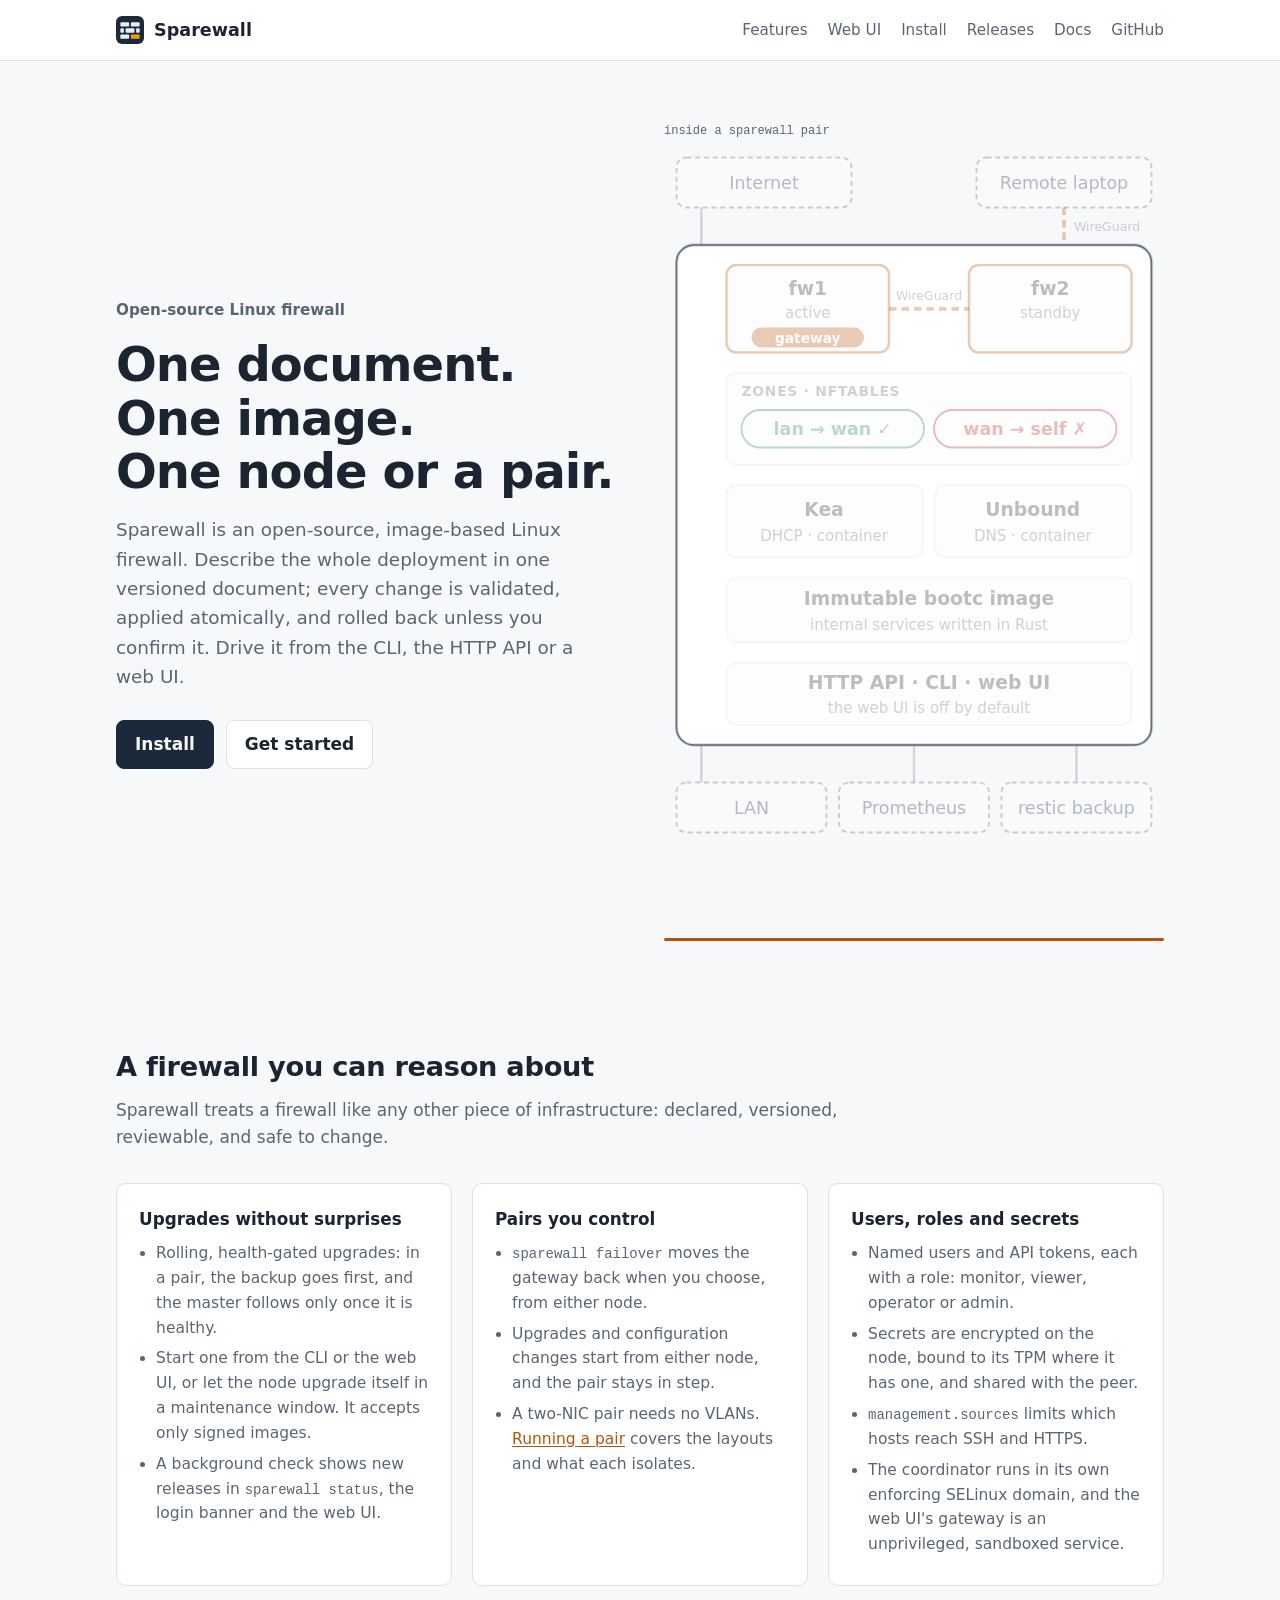
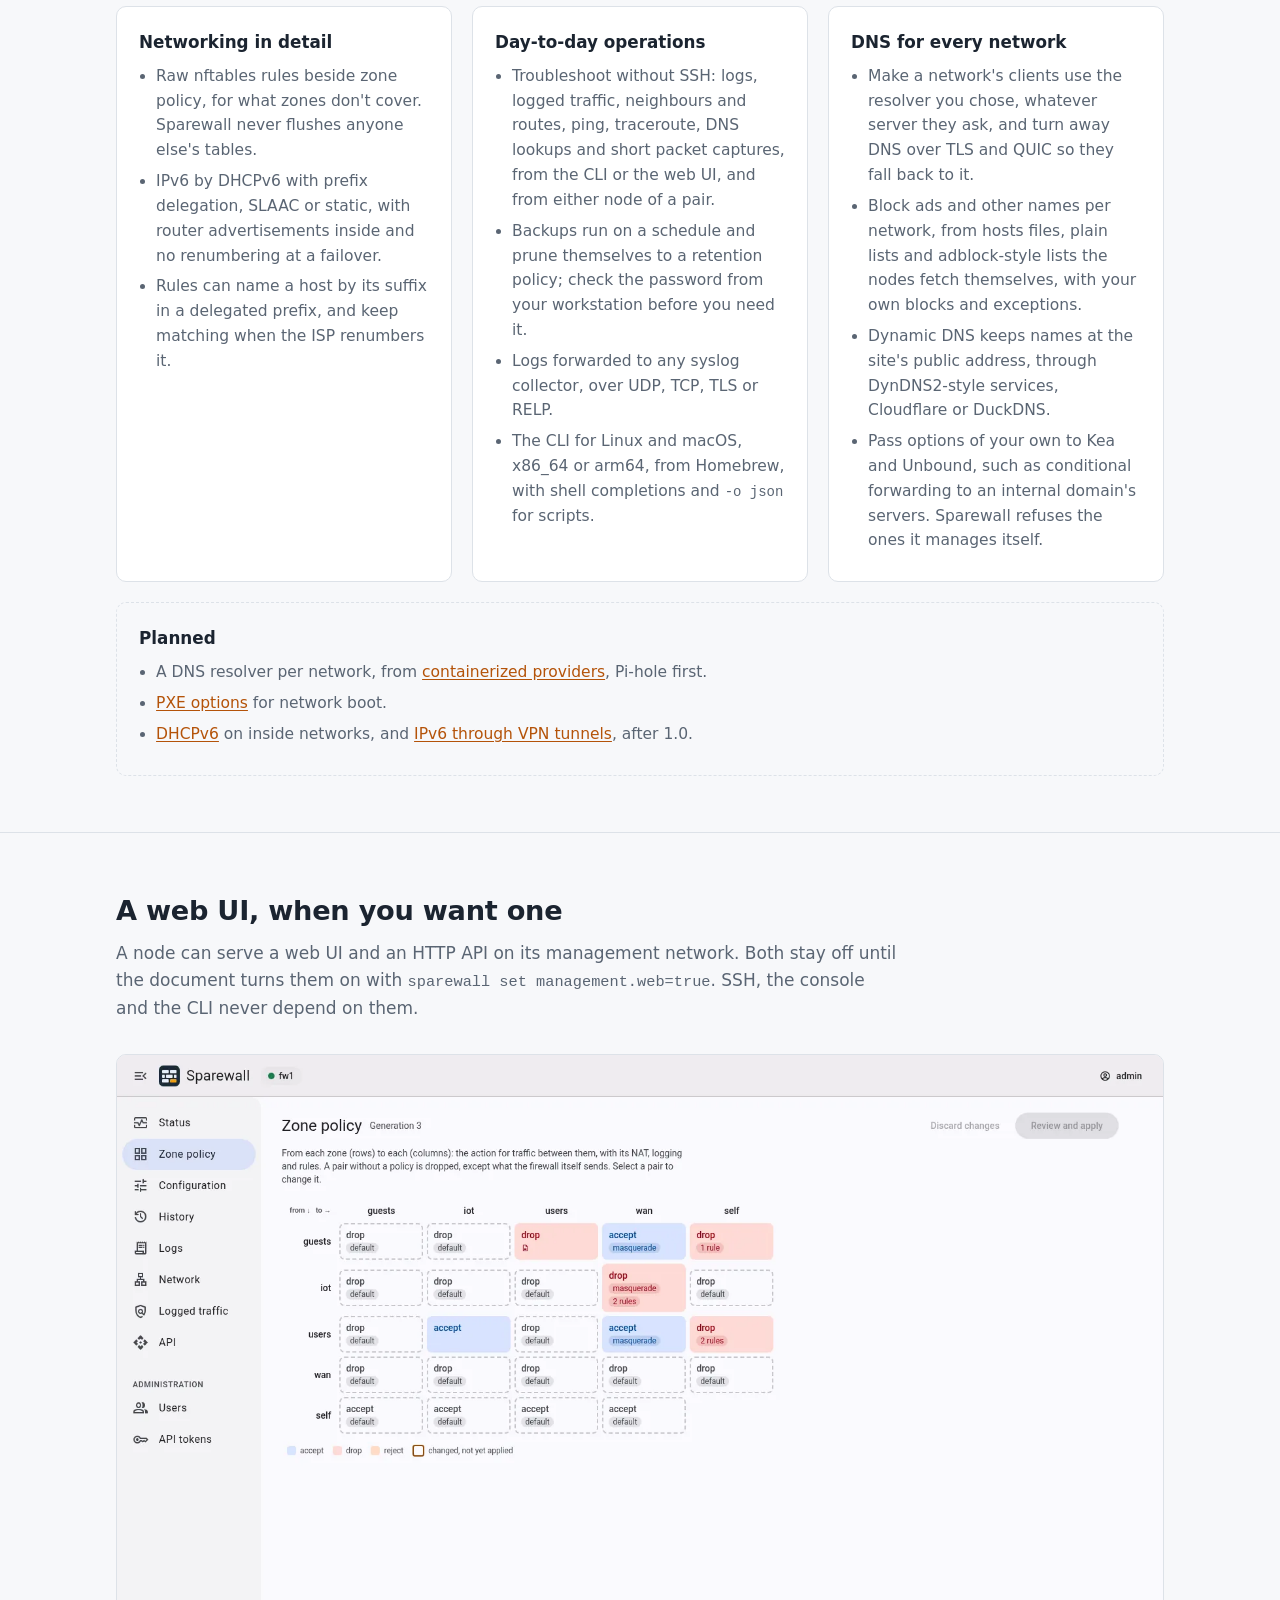
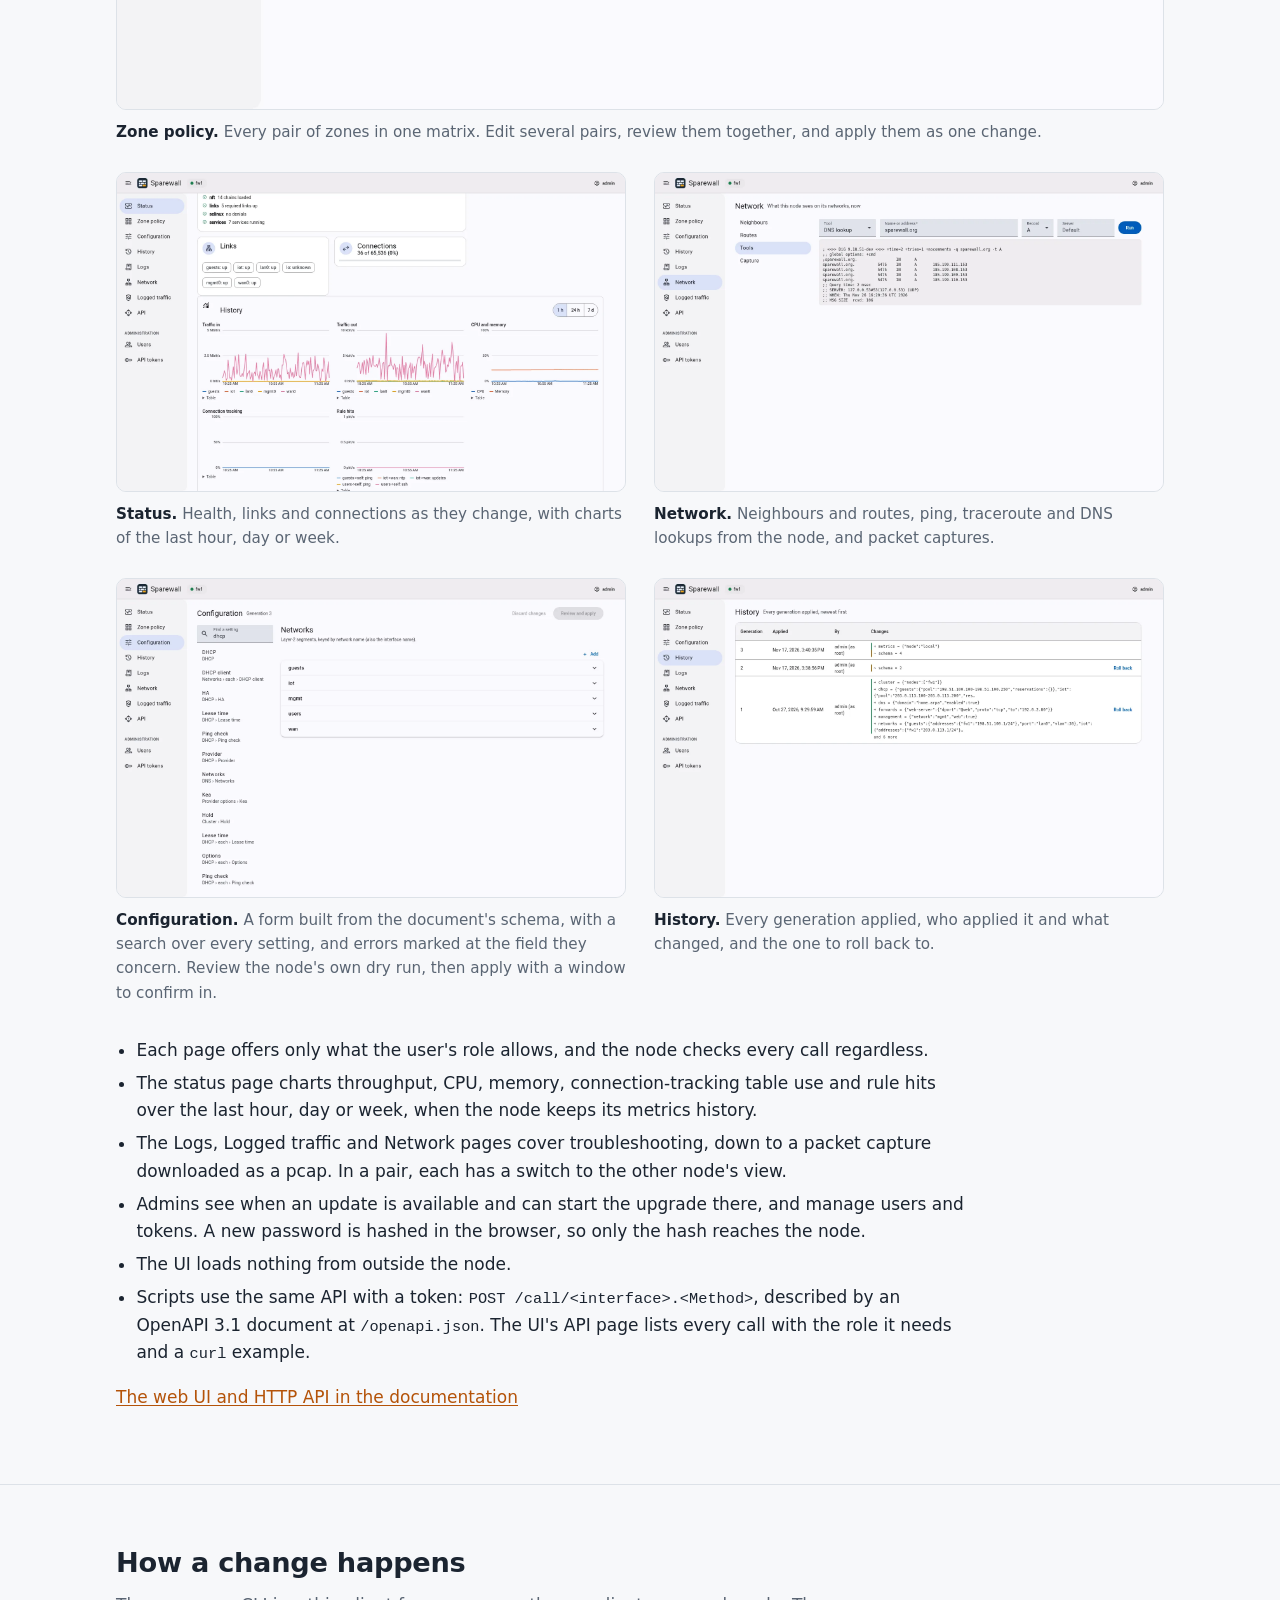
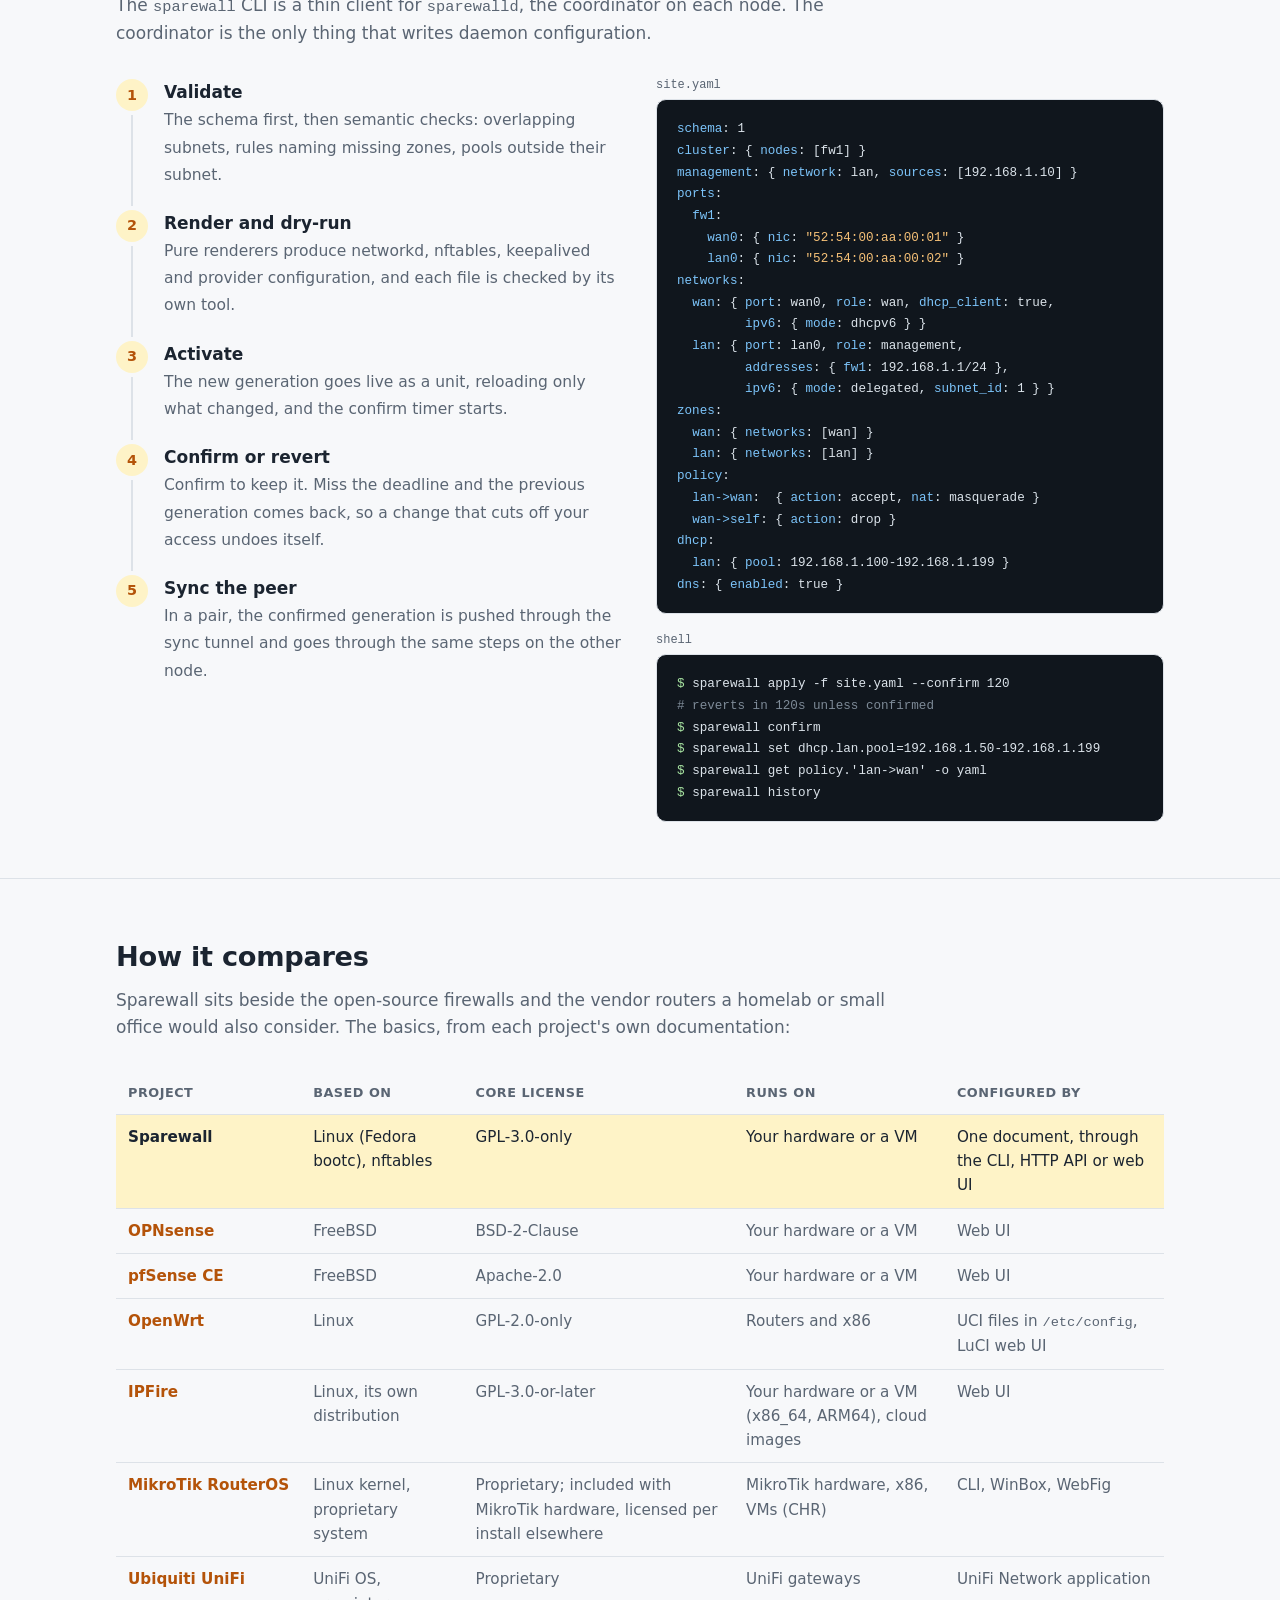
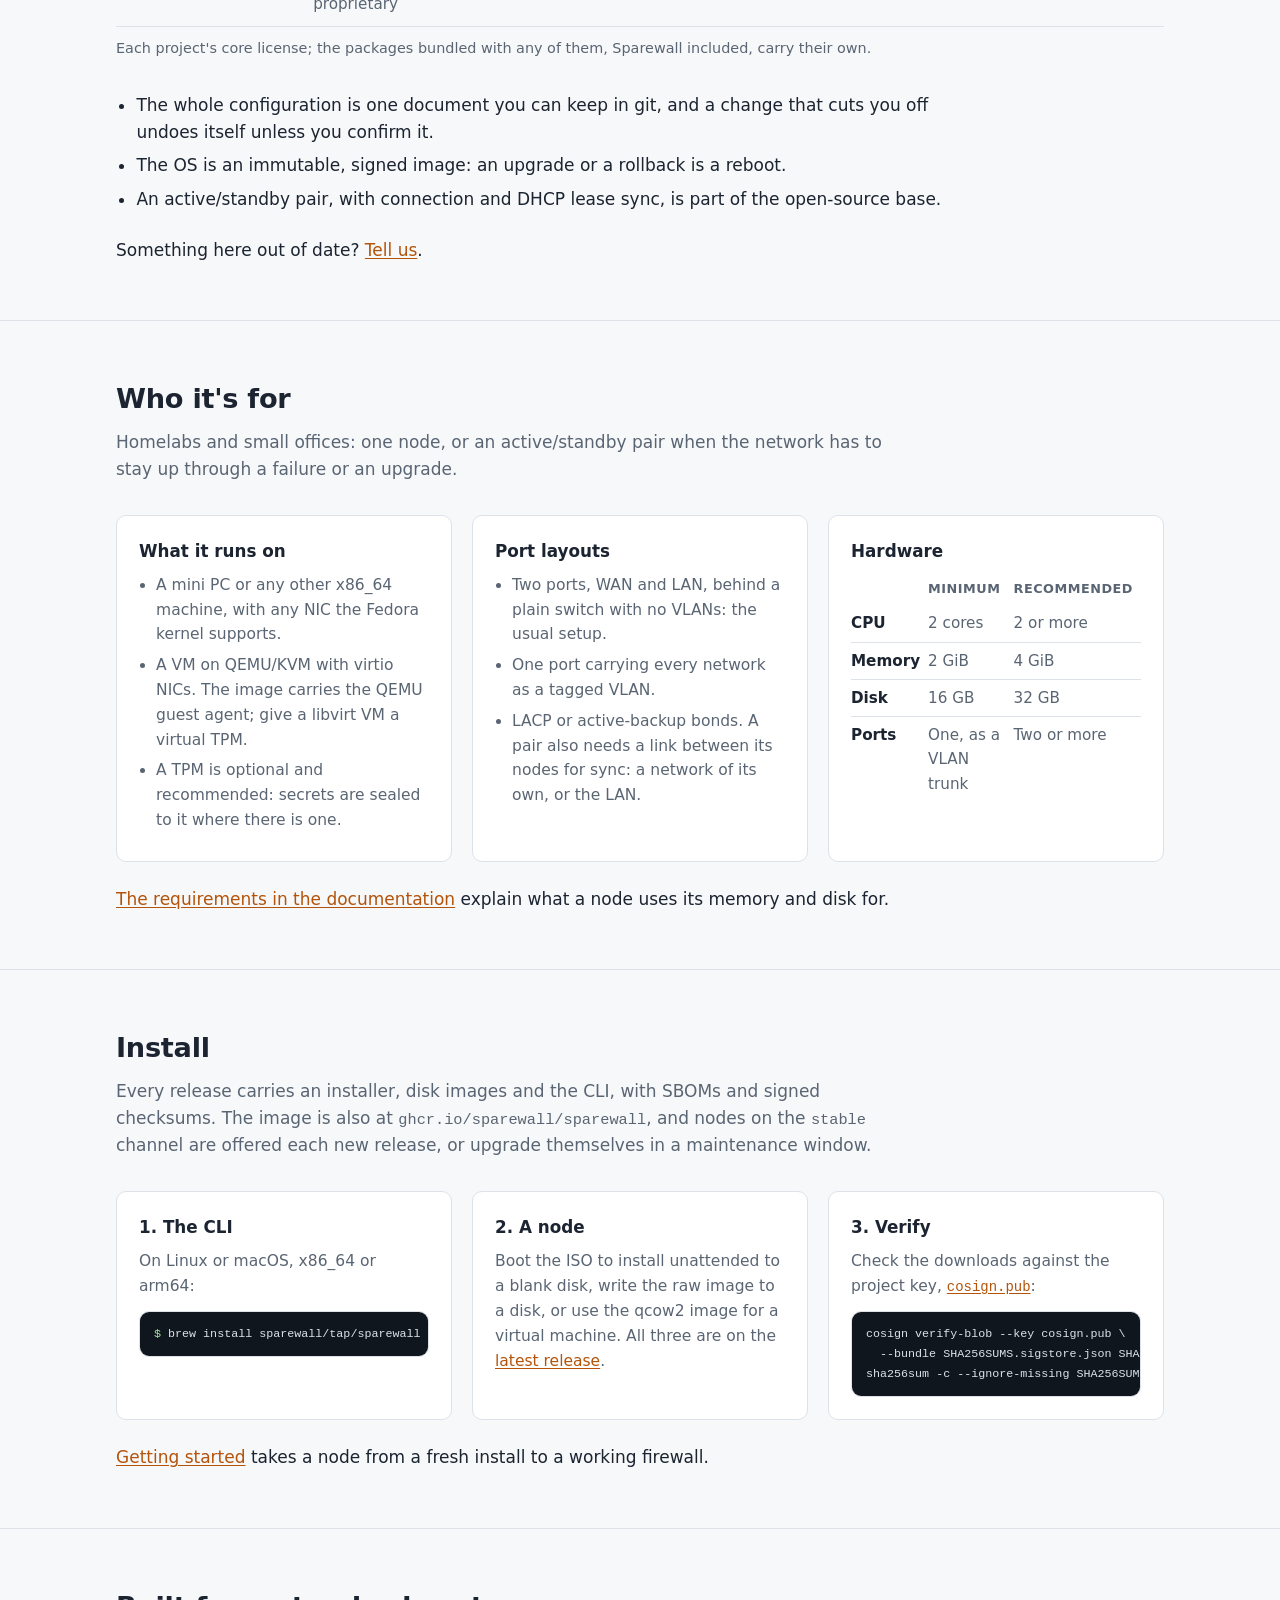
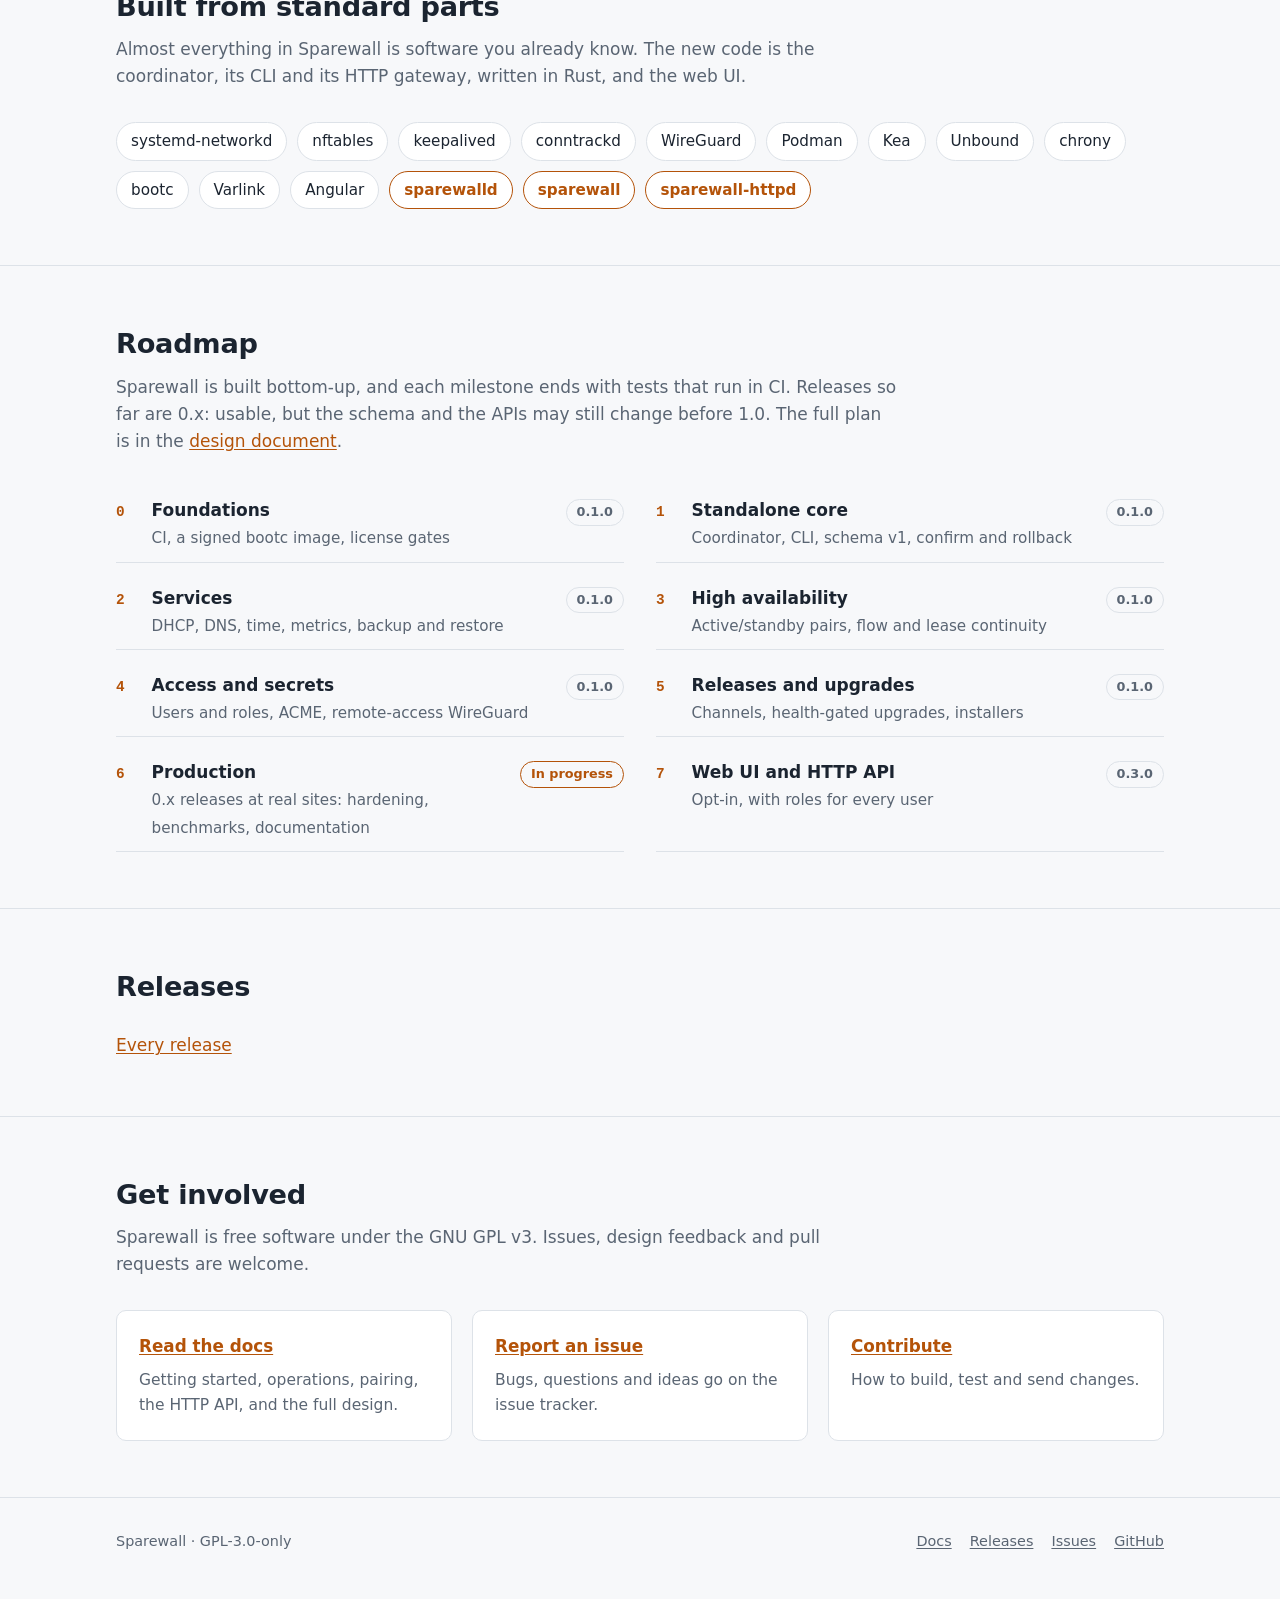
<file: index.html>
<!doctype html>
<html lang="en">
<head>
  <meta charset="utf-8">
  <meta name="viewport" content="width=device-width, initial-scale=1">
  <title>Sparewall: open-source Linux firewall</title>
  <meta name="description" content="Sparewall is an open-source, image-based Linux firewall: a single node or an HA pair, configured from one versioned document.">
  <meta name="color-scheme" content="light dark">
  <meta property="og:title" content="Sparewall: open-source Linux firewall">
  <meta property="og:description" content="An open-source, image-based Linux firewall: one node or an HA pair, configured from one versioned document.">
  <meta property="og:type" content="website">
  <meta property="og:url" content="https://sparewall.org/">
  <meta property="og:image" content="https://sparewall.org/assets/og.png">
  <meta property="og:image:width" content="1200">
  <meta property="og:image:height" content="630">
  <meta property="og:image:alt" content="Sparewall, an open-source Linux firewall: One document. One image. One node or a pair. Beside it, a diagram of a Sparewall pair.">
  <meta name="twitter:card" content="summary_large_image">
  <link rel="icon" href="assets/logo.svg" type="image/svg+xml">
  <link rel="stylesheet" href="assets/style.css">
</head>
<body>
  <header class="site-header">
    <div class="wrap">
      <a class="brand" href="./"><img src="assets/logo.svg" alt="">Sparewall</a>
      <nav aria-label="Main">
        <a href="#features">Features</a>
        <a class="wide" href="#web-ui">Web UI</a>
        <a href="#install">Install</a>
        <a href="releases/">Releases</a>
        <a href="docs/">Docs</a>
        <a href="https://github.com/sparewall/sparewall">GitHub</a>
      </nav>
    </div>
  </header>

  <main>
    <div class="hero">
      <div class="wrap">
        <div>
          <p class="kicker"><span>Open-source Linux firewall</span> <!-- latest-badge --></p>
          <h1>One document.<br>One image.<br>One node or a pair.</h1>
          <p class="lede">Sparewall is an open-source, image-based Linux firewall. Describe the whole deployment in one versioned document; every change is validated, applied atomically, and rolled back unless you confirm it. Drive it from the CLI, the HTTP API or a web UI.</p>
          <div class="actions">
            <a class="button primary" href="#install">Install</a>
            <a class="button" href="docs/getting-started/">Get started</a>
          </div>
        </div>
        <figure class="tour" aria-labelledby="tour-title">
          <p class="code-title" id="tour-title">Inside a Sparewall pair</p>
          <svg viewBox="0 0 400 560" role="img" aria-hidden="true" focusable="false">
            <!-- The track packets take between the Internet and the LAN. -->
            <path class="track s1" d="M30 50V510"/>

            <g class="ext s1"><rect x="10" y="10" width="140" height="40" rx="8"/><text x="80" y="35">Internet</text></g>
            <g class="ext s5"><rect x="250" y="10" width="140" height="40" rx="8"/><text x="320" y="35">Remote laptop</text></g>
            <g class="s5"><path class="tunnel" d="M320 50V80"/><text class="tiny start" x="328" y="69">WireGuard</text></g>

            <rect class="frame" x="10" y="80" width="380" height="400" rx="14"/>

            <g class="s2">
              <g class="node fw1"><rect x="50" y="96" width="130" height="70" rx="8"/><text class="name" x="115" y="120">fw1</text>
                <text class="state up" x="115" y="138">active</text><text class="state down" x="115" y="138">failed</text></g>
              <g class="node fw2"><rect x="244" y="96" width="130" height="70" rx="8"/><text class="name" x="309" y="120">fw2</text>
                <text class="state up" x="309" y="138">standby</text><text class="state down" x="309" y="138">active</text></g>
              <g class="gateway"><rect x="70" y="146" width="90" height="16" rx="8"/><text x="115" y="158">gateway</text></g>
            </g>
            <g class="s3"><path class="sync" d="M180 131H244"/><text class="tiny" x="212" y="124">WireGuard</text></g>

            <g class="s1">
              <rect class="row" x="50" y="182" width="324" height="74" rx="8"/>
              <text class="label start" x="62" y="201">Zones &middot; nftables</text>
              <g class="chip ok"><rect x="62" y="212" width="146" height="30" rx="15"/><text x="135" y="232">lan &rarr; wan &#x2713;</text></g>
              <g class="chip bad"><rect x="216" y="212" width="146" height="30" rx="15"/><text x="289" y="232">wan &rarr; self &#x2717;</text></g>
            </g>

            <g class="s4">
              <g class="box"><rect x="50" y="272" width="157" height="58" rx="8"/><text class="name" x="128" y="297">Kea</text><text class="sub" x="128" y="317">DHCP &middot; container</text></g>
              <g class="box"><rect x="217" y="272" width="157" height="58" rx="8"/><text class="name" x="295" y="297">Unbound</text><text class="sub" x="295" y="317">DNS &middot; container</text></g>
            </g>

            <g class="box s3"><rect x="50" y="346" width="324" height="52" rx="8"/><text class="name" x="212" y="368">Immutable bootc image</text><text class="sub" x="212" y="388">internal services written in Rust</text></g>

            <g class="box s7"><rect x="50" y="414" width="324" height="50" rx="8"/><text class="name" x="212" y="435">HTTP API &middot; CLI &middot; web UI</text><text class="sub" x="212" y="454">the web UI is off by default</text></g>

            <g class="s6"><path class="link" d="M200 480V510M330 480V510"/></g>
            <g class="ext s1"><rect x="10" y="510" width="120" height="40" rx="8"/><text x="70" y="535">LAN</text></g>
            <g class="ext s6"><rect x="140" y="510" width="120" height="40" rx="8"/><text x="200" y="535">Prometheus</text></g>
            <g class="ext s6"><rect x="270" y="510" width="120" height="40" rx="8"/><text x="330" y="535">restic backup</text></g>

            <!-- Packets: allowed out from the LAN, dropped coming in, and
                 still flowing during a failover. -->
            <circle class="packet p-out" cx="30" cy="0" r="6"/>
            <circle class="packet p-drop" cx="30" cy="0" r="6"/>
            <circle class="packet p-fail" cx="30" cy="0" r="6"/>
          </svg>
          <ol class="captions">
            <li><strong>Zone-based firewall.</strong> Write policy between zones, once for IPv4 and IPv6; nftables enforces it, and anything not allowed is dropped.</li>
            <li><strong>Designed for failover.</strong> A pair shares the gateway address. If the active node fails, the standby takes over and connections carry on.</li>
            <li><strong>Secure by default.</strong> An immutable, signed bootc image, internal services written in Rust, and replication between the nodes inside WireGuard.</li>
            <li><strong>DHCP and DNS in containers.</strong> ISC Kea and Unbound run as containers, pinned by digest.</li>
            <li><strong>WireGuard VPNs.</strong> For remote users, to other sites, and out through a VPN provider. Peers are entries in the document, and each VPN is a zone like any other.</li>
            <li><strong>Metrics and backups.</strong> Prometheus metrics, with their history kept on the node and charted in the web UI if you like, and encrypted configuration backups with restic.</li>
            <li><strong>API-driven.</strong> The CLI, your scripts and the web UI all drive the same API. The web UI stays off until you turn it on.</li>
          </ol>
        </figure>
      </div>
    </div>

    <section id="features">
      <div class="wrap">
        <h2>A firewall you can reason about</h2>
        <p class="intro">Sparewall treats a firewall like any other piece of infrastructure: declared, versioned, reviewable, and safe to change.</p>
        <div class="grid groups">
          <div class="card">
            <h3>Upgrades without surprises</h3>
            <ul>
              <li>Rolling, health-gated upgrades: in a pair, the backup goes first, and the master follows only once it is healthy.</li>
              <li>Start one from the CLI or the web UI, or let the node upgrade itself in a maintenance window. It accepts only signed images.</li>
              <li>A background check shows new releases in <code>sparewall status</code>, the login banner and the web UI.</li>
            </ul>
          </div>
          <div class="card">
            <h3>Pairs you control</h3>
            <ul>
              <li><code>sparewall failover</code> moves the gateway back when you choose, from either node.</li>
              <li>Upgrades and configuration changes start from either node, and the pair stays in step.</li>
              <li>A two-NIC pair needs no VLANs. <a href="docs/pairing/">Running a pair</a> covers the layouts and what each isolates.</li>
            </ul>
          </div>
          <div class="card">
            <h3>Users, roles and secrets</h3>
            <ul>
              <li>Named users and API tokens, each with a role: monitor, viewer, operator or admin.</li>
              <li>Secrets are encrypted on the node, bound to its TPM where it has one, and shared with the peer.</li>
              <li><code>management.sources</code> limits which hosts reach SSH and HTTPS.</li>
              <li>The coordinator runs in its own enforcing SELinux domain, and the web UI's gateway is an unprivileged, sandboxed service.</li>
            </ul>
          </div>
          <div class="card">
            <h3>Networking in detail</h3>
            <ul>
              <li>Raw nftables rules beside zone policy, for what zones don't cover. Sparewall never flushes anyone else's tables.</li>
              <li>IPv6 by DHCPv6 with prefix delegation, SLAAC or static, with router advertisements inside and no renumbering at a failover.</li>
              <li>Rules can name a host by its suffix in a delegated prefix, and keep matching when the ISP renumbers it.</li>
            </ul>
          </div>
          <div class="card">
            <h3>Day-to-day operations</h3>
            <ul>
              <li>Troubleshoot without SSH: logs, logged traffic, neighbours and routes, ping, traceroute, DNS lookups and short packet captures, from the CLI or the web UI, and from either node of a pair.</li>
              <li>Backups run on a schedule and prune themselves to a retention policy; check the password from your workstation before you need it.</li>
              <li>Logs forwarded to any syslog collector, over UDP, TCP, TLS or RELP.</li>
              <li>The CLI for Linux and macOS, x86_64 or arm64, from Homebrew, with shell completions and <code>-o json</code> for scripts.</li>
            </ul>
          </div>
          <div class="card">
            <h3>DNS for every network</h3>
            <ul>
              <li>Make a network's clients use the resolver you chose, whatever server they ask, and turn away DNS over TLS and QUIC so they fall back to it.</li>
              <li>Block ads and other names per network, from hosts files, plain lists and adblock-style lists the nodes fetch themselves, with your own blocks and exceptions.</li>
              <li>Dynamic DNS keeps names at the site's public address, through DynDNS2-style services, Cloudflare or DuckDNS.</li>
              <li>Pass options of your own to Kea and Unbound, such as conditional forwarding to an internal domain's servers. Sparewall refuses the ones it manages itself.</li>
            </ul>
          </div>
          <div class="card planned">
            <h3>Planned</h3>
            <ul>
              <li>A DNS resolver per network, from <a href="https://github.com/sparewall/sparewall/issues/75">containerized providers</a>, Pi-hole first.</li>
              <li><a href="https://github.com/sparewall/sparewall/issues/144">PXE options</a> for network boot.</li>
              <li><a href="https://github.com/sparewall/sparewall/issues/217">DHCPv6</a> on inside networks, and <a href="https://github.com/sparewall/sparewall/issues/218">IPv6 through VPN tunnels</a>, after 1.0.</li>
            </ul>
          </div>
        </div>
      </div>
    </section>

    <section id="web-ui">
      <div class="wrap">
        <h2>A web UI, when you want one</h2>
        <p class="intro">A node can serve a web UI and an HTTP API on its management network. Both stay off until the document turns them on with <code>sparewall set management.web=true</code>. SSH, the console and the CLI never depend on them.</p>
        <figure class="shot shot-wide">
          <picture>
            <source srcset="assets/screenshots/policy-dark.webp" media="(prefers-color-scheme: dark)">
            <img src="assets/screenshots/policy-light.webp" width="1600" height="1000" loading="lazy" alt="The zone policy page: a matrix from each zone to each zone, showing accept or drop, NAT and rule counts for every pair.">
          </picture>
          <figcaption><strong>Zone policy.</strong> Every pair of zones in one matrix. Edit several pairs, review them together, and apply them as one change.</figcaption>
        </figure>
        <div class="shots">
          <figure class="shot">
            <picture>
              <source srcset="assets/screenshots/status-dark.webp" media="(prefers-color-scheme: dark)">
              <img src="assets/screenshots/status-light.webp" width="1600" height="1000" loading="lazy" alt="The status page: the node's links and connection count, above charts of the last hour's traffic in and out, CPU and memory, connection tracking and rule hits.">
            </picture>
            <figcaption><strong>Status.</strong> Health, links and connections as they change, with charts of the last hour, day or week.</figcaption>
          </figure>
          <figure class="shot">
            <picture>
              <source srcset="assets/screenshots/network-dark.webp" media="(prefers-color-scheme: dark)">
              <img src="assets/screenshots/network-light.webp" width="1600" height="1000" loading="lazy" alt="The network page's Tools section: a DNS lookup of sparewall.org from the node, with its answer.">
            </picture>
            <figcaption><strong>Network.</strong> Neighbours and routes, ping, traceroute and DNS lookups from the node, and packet captures.</figcaption>
          </figure>
          <figure class="shot">
            <picture>
              <source srcset="assets/screenshots/config-dark.webp" media="(prefers-color-scheme: dark)">
              <img src="assets/screenshots/config-light.webp" width="1600" height="1000" loading="lazy" alt="The configuration page: a search for dhcp lists every matching setting, beside the networks section.">
            </picture>
            <figcaption><strong>Configuration.</strong> A form built from the document's schema, with a search over every setting, and errors marked at the field they concern. Review the node's own dry run, then apply with a window to confirm in.</figcaption>
          </figure>
          <figure class="shot">
            <picture>
              <source srcset="assets/screenshots/history-dark.webp" media="(prefers-color-scheme: dark)">
              <img src="assets/screenshots/history-light.webp" width="1600" height="1000" loading="lazy" alt="The history page: each generation applied, when and by whom, with its changes, and a button to roll back to each earlier one.">
            </picture>
            <figcaption><strong>History.</strong> Every generation applied, who applied it and what changed, and the one to roll back to.</figcaption>
          </figure>
        </div>
        <ul class="checks">
          <li>Each page offers only what the user's role allows, and the node checks every call regardless.</li>
          <li>The status page charts throughput, CPU, memory, connection-tracking table use and rule hits over the last hour, day or week, when the node keeps its metrics history.</li>
          <li>The Logs, Logged traffic and Network pages cover troubleshooting, down to a packet capture downloaded as a pcap. In a pair, each has a switch to the other node's view.</li>
          <li>Admins see when an update is available and can start the upgrade there, and manage users and tokens. A new password is hashed in the browser, so only the hash reaches the node.</li>
          <li>The UI loads nothing from outside the node.</li>
          <li>Scripts use the same API with a token: <code>POST /call/&lt;interface&gt;.&lt;Method&gt;</code>, described by an OpenAPI 3.1 document at <code>/openapi.json</code>. The UI's API page lists every call with the role it needs and a <code>curl</code> example.</li>
        </ul>
        <p><a href="docs/operations/#the-web-ui-and-http-api">The web UI and HTTP API in the documentation</a></p>
      </div>
    </section>

    <section id="lifecycle">
      <div class="wrap">
        <h2>How a change happens</h2>
        <p class="intro">The <code>sparewall</code> CLI is a thin client for <code>sparewalld</code>, the coordinator on each node. The coordinator is the only thing that writes daemon configuration.</p>
        <div class="lifecycle">
          <ol class="steps">
            <li><strong>Validate</strong><span>The schema first, then semantic checks: overlapping subnets, rules naming missing zones, pools outside their subnet.</span></li>
            <li><strong>Render and dry-run</strong><span>Pure renderers produce networkd, nftables, keepalived and provider configuration, and each file is checked by its own tool.</span></li>
            <li><strong>Activate</strong><span>The new generation goes live as a unit, reloading only what changed, and the confirm timer starts.</span></li>
            <li><strong>Confirm or revert</strong><span>Confirm to keep it. Miss the deadline and the previous generation comes back, so a change that cuts off your access undoes itself.</span></li>
            <li><strong>Sync the peer</strong><span>In a pair, the confirmed generation is pushed through the sync tunnel and goes through the same steps on the other node.</span></li>
          </ol>
          <div>
            <p class="code-title">site.yaml</p>
<pre><code><span class="k">schema</span>: 1
<span class="k">cluster</span>: { <span class="k">nodes</span>: [fw1] }
<span class="k">management</span>: { <span class="k">network</span>: lan, <span class="k">sources</span>: [192.168.1.10] }
<span class="k">ports</span>:
  <span class="k">fw1</span>:
    <span class="k">wan0</span>: { <span class="k">nic</span>: <span class="s">"52:54:00:aa:00:01"</span> }
    <span class="k">lan0</span>: { <span class="k">nic</span>: <span class="s">"52:54:00:aa:00:02"</span> }
<span class="k">networks</span>:
  <span class="k">wan</span>: { <span class="k">port</span>: wan0, <span class="k">role</span>: wan, <span class="k">dhcp_client</span>: true,
         <span class="k">ipv6</span>: { <span class="k">mode</span>: dhcpv6 } }
  <span class="k">lan</span>: { <span class="k">port</span>: lan0, <span class="k">role</span>: management,
         <span class="k">addresses</span>: { <span class="k">fw1</span>: 192.168.1.1/24 },
         <span class="k">ipv6</span>: { <span class="k">mode</span>: delegated, <span class="k">subnet_id</span>: 1 } }
<span class="k">zones</span>:
  <span class="k">wan</span>: { <span class="k">networks</span>: [wan] }
  <span class="k">lan</span>: { <span class="k">networks</span>: [lan] }
<span class="k">policy</span>:
  <span class="k">lan-&gt;wan</span>:  { <span class="k">action</span>: accept, <span class="k">nat</span>: masquerade }
  <span class="k">wan-&gt;self</span>: { <span class="k">action</span>: drop }
<span class="k">dhcp</span>:
  <span class="k">lan</span>: { <span class="k">pool</span>: 192.168.1.100-192.168.1.199 }
<span class="k">dns</span>: { <span class="k">enabled</span>: true }</code></pre>
            <p class="code-title shell-title">shell</p>
<pre><code><span class="p">$ </span>sparewall apply -f site.yaml --confirm 120
<span class="c"># reverts in 120s unless confirmed</span>
<span class="p">$ </span>sparewall confirm
<span class="p">$ </span>sparewall set dhcp.lan.pool=192.168.1.50-192.168.1.199
<span class="p">$ </span>sparewall get policy.'lan->wan' -o yaml
<span class="p">$ </span>sparewall history</code></pre>
          </div>
        </div>
      </div>
    </section>

    <section id="compare">
      <div class="wrap">
        <h2>How it compares</h2>
        <p class="intro">Sparewall sits beside the open-source firewalls and the vendor routers a homelab or small office would also consider. The basics, from each project's own documentation:</p>
        <div class="compare-wrap">
          <table class="compare">
            <thead>
              <tr><th scope="col">Project</th><th scope="col">Based on</th><th scope="col">Core license</th><th scope="col">Runs on</th><th scope="col">Configured by</th></tr>
            </thead>
            <tbody>
              <tr class="us"><th scope="row"><strong>Sparewall</strong></th><td data-label="Based on">Linux (Fedora bootc), nftables</td><td data-label="Core license">GPL-3.0-only</td><td data-label="Runs on">Your hardware or a VM</td><td data-label="Configured by">One document, through the CLI, HTTP API or web UI</td></tr>
              <tr><th scope="row"><a href="https://docs.opnsense.org/intro.html">OPNsense</a></th><td data-label="Based on">FreeBSD</td><td data-label="Core license">BSD-2-Clause</td><td data-label="Runs on">Your hardware or a VM</td><td data-label="Configured by">Web UI</td></tr>
              <tr><th scope="row"><a href="https://docs.netgate.com/pfsense/en/latest/general/index.html">pfSense CE</a></th><td data-label="Based on">FreeBSD</td><td data-label="Core license">Apache-2.0</td><td data-label="Runs on">Your hardware or a VM</td><td data-label="Configured by">Web UI</td></tr>
              <tr><th scope="row"><a href="https://openwrt.org/docs/guide-user/base-system/uci">OpenWrt</a></th><td data-label="Based on">Linux</td><td data-label="Core license">GPL-2.0-only</td><td data-label="Runs on">Routers and x86</td><td data-label="Configured by">UCI files in <code>/etc/config</code>, LuCI web UI</td></tr>
              <tr><th scope="row"><a href="https://www.ipfire.org/docs">IPFire</a></th><td data-label="Based on">Linux, its own distribution</td><td data-label="Core license">GPL-3.0-or-later</td><td data-label="Runs on">Your hardware or a VM (x86_64, ARM64), cloud images</td><td data-label="Configured by">Web UI</td></tr>
              <tr><th scope="row"><a href="https://help.mikrotik.com/docs/spaces/ROS/pages/328149/RouterOS">MikroTik RouterOS</a></th><td data-label="Based on">Linux kernel, proprietary system</td><td data-label="Core license">Proprietary; included with MikroTik hardware, licensed per install elsewhere</td><td data-label="Runs on">MikroTik hardware, x86, VMs (CHR)</td><td data-label="Configured by">CLI, WinBox, WebFig</td></tr>
              <tr><th scope="row"><a href="https://help.ui.com/hc/en-us/articles/115003173168-Zone-Based-Firewalls-in-UniFi">Ubiquiti UniFi</a></th><td data-label="Based on">UniFi OS, proprietary</td><td data-label="Core license">Proprietary</td><td data-label="Runs on">UniFi gateways</td><td data-label="Configured by">UniFi Network application</td></tr>
            </tbody>
          </table>
        </div>
        <p class="note">Each project's core license; the packages bundled with any of them, Sparewall included, carry their own.</p>
        <ul class="checks">
          <li>The whole configuration is one document you can keep in git, and a change that cuts you off undoes itself unless you confirm it.</li>
          <li>The OS is an immutable, signed image: an upgrade or a rollback is a reboot.</li>
          <li>An active/standby pair, with connection and DHCP lease sync, is part of the open-source base.</li>
        </ul>
        <p class="more">Something here out of date? <a href="https://github.com/sparewall/sparewall.github.io/issues">Tell us</a>.</p>
      </div>
    </section>

    <section id="fit">
      <div class="wrap">
        <h2>Who it's for</h2>
        <p class="intro">Homelabs and small offices: one node, or an active/standby pair when the network has to stay up through a failure or an upgrade.</p>
        <div class="grid groups">
          <div class="card">
            <h3>What it runs on</h3>
            <ul>
              <li>A mini PC or any other x86_64 machine, with any NIC the Fedora kernel supports.</li>
              <li>A VM on QEMU/KVM with virtio NICs. The image carries the QEMU guest agent; give a libvirt VM a virtual TPM.</li>
              <li>A TPM is optional and recommended: secrets are sealed to it where there is one.</li>
            </ul>
          </div>
          <div class="card">
            <h3>Port layouts</h3>
            <ul>
              <li>Two ports, WAN and LAN, behind a plain switch with no VLANs: the usual setup.</li>
              <li>One port carrying every network as a tagged VLAN.</li>
              <li>LACP or active-backup bonds. A pair also needs a link between its nodes for sync: a network of its own, or the LAN.</li>
            </ul>
          </div>
          <div class="card">
            <h3>Hardware</h3>
            <table class="reqs">
              <thead>
                <tr><td></td><th scope="col">Minimum</th><th scope="col">Recommended</th></tr>
              </thead>
              <tbody>
                <tr><th scope="row">CPU</th><td>2 cores</td><td>2 or more</td></tr>
                <tr><th scope="row">Memory</th><td>2 GiB</td><td>4 GiB</td></tr>
                <tr><th scope="row">Disk</th><td>16 GB</td><td>32 GB</td></tr>
                <tr><th scope="row">Ports</th><td>One, as a VLAN trunk</td><td>Two or more</td></tr>
              </tbody>
            </table>
          </div>
        </div>
        <p class="more"><a href="docs/getting-started/#requirements">The requirements in the documentation</a> explain what a node uses its memory and disk for.</p>
      </div>
    </section>

    <section id="install">
      <div class="wrap">
        <h2>Install</h2>
        <p class="intro">Every release carries an installer, disk images and the CLI, with SBOMs and signed checksums. The image is also at <code>ghcr.io/sparewall/sparewall</code>, and nodes on the <code>stable</code> channel are offered each new release, or upgrade themselves in a maintenance window.</p>
        <div class="grid">
          <div class="card">
            <h3>1. The CLI</h3>
            <p>On Linux or macOS, x86_64 or arm64:</p>
<pre><code><span class="p">$ </span>brew install sparewall/tap/sparewall</code></pre>
          </div>
          <div class="card">
            <h3>2. A node</h3>
            <p>Boot the ISO to install unattended to a blank disk, write the raw image to a disk, or use the qcow2 image for a virtual machine. All three are on the <a href="https://github.com/sparewall/sparewall/releases/latest">latest release</a>.</p>
          </div>
          <div class="card">
            <h3>3. Verify</h3>
            <p>Check the downloads against the project key, <a href="https://github.com/sparewall/sparewall/blob/main/cosign.pub"><code>cosign.pub</code></a>:</p>
<pre><code>cosign verify-blob --key cosign.pub \
  --bundle SHA256SUMS.sigstore.json SHA256SUMS
sha256sum -c --ignore-missing SHA256SUMS</code></pre>
          </div>
        </div>
        <p class="more"><a href="docs/getting-started/">Getting started</a> takes a node from a fresh install to a working firewall.</p>
      </div>
    </section>

    <section id="parts">
      <div class="wrap">
        <h2>Built from standard parts</h2>
        <p class="intro">Almost everything in Sparewall is software you already know. The new code is the coordinator, its CLI and its HTTP gateway, written in Rust, and the web UI.</p>
        <ul class="parts">
          <li>systemd-networkd</li>
          <li>nftables</li>
          <li>keepalived</li>
          <li>conntrackd</li>
          <li>WireGuard</li>
          <li>Podman</li>
          <li>Kea</li>
          <li>Unbound</li>
          <li>chrony</li>
          <li>bootc</li>
          <li>Varlink</li>
          <li>Angular</li>
          <li class="new">sparewalld</li>
          <li class="new">sparewall</li>
          <li class="new">sparewall-httpd</li>
        </ul>
      </div>
    </section>

    <section id="roadmap">
      <div class="wrap">
        <h2>Roadmap</h2>
        <p class="intro">Sparewall is built bottom-up, and each milestone ends with tests that run in CI. Releases so far are 0.x: usable, but the schema and the APIs may still change before 1.0. The full plan is in the <a href="docs/design/#development-milestones">design document</a>.</p>
        <ol class="roadmap">
          <li><span class="n">0</span><div><strong>Foundations</strong><span>CI, a signed bootc image, license gates</span></div><span class="state done">0.1.0</span></li>
          <li><span class="n">1</span><div><strong>Standalone core</strong><span>Coordinator, CLI, schema v1, confirm and rollback</span></div><span class="state done">0.1.0</span></li>
          <li><span class="n">2</span><div><strong>Services</strong><span>DHCP, DNS, time, metrics, backup and restore</span></div><span class="state done">0.1.0</span></li>
          <li><span class="n">3</span><div><strong>High availability</strong><span>Active/standby pairs, flow and lease continuity</span></div><span class="state done">0.1.0</span></li>
          <li><span class="n">4</span><div><strong>Access and secrets</strong><span>Users and roles, ACME, remote-access WireGuard</span></div><span class="state done">0.1.0</span></li>
          <li><span class="n">5</span><div><strong>Releases and upgrades</strong><span>Channels, health-gated upgrades, installers</span></div><span class="state done">0.1.0</span></li>
          <li><span class="n">6</span><div><strong>Production</strong><span>0.x releases at real sites: hardening, benchmarks, documentation</span></div><span class="state">In progress</span></li>
          <li><span class="n">7</span><div><strong>Web UI and HTTP API</strong><span>Opt-in, with roles for every user</span></div><span class="state done">0.3.0</span></li>
        </ol>
      </div>
    </section>

    <section id="releases">
      <div class="wrap">
        <h2>Releases</h2>
        <ul class="release-list">
          <!-- release-list -->
        </ul>
        <p class="more"><a href="releases/">Every release</a></p>
      </div>
    </section>

    <section id="involved">
      <div class="wrap">
        <h2>Get involved</h2>
        <p class="intro">Sparewall is free software under the GNU GPL v3. Issues, design feedback and pull requests are welcome.</p>
        <div class="grid">
          <div class="card">
            <h3><a href="docs/">Read the docs</a></h3>
            <p>Getting started, operations, pairing, the HTTP API, and the full design.</p>
          </div>
          <div class="card">
            <h3><a href="https://github.com/sparewall/sparewall/issues">Report an issue</a></h3>
            <p>Bugs, questions and ideas go on the issue tracker.</p>
          </div>
          <div class="card">
            <h3><a href="https://github.com/sparewall/.github/blob/main/CONTRIBUTING.md">Contribute</a></h3>
            <p>How to build, test and send changes.</p>
          </div>
        </div>
      </div>
    </section>
  </main>

  <footer class="site-footer">
    <div class="wrap">
      <span>Sparewall &middot; GPL-3.0-only</span>
      <nav aria-label="Footer">
        <a href="docs/">Docs</a>
        <a href="releases/">Releases</a>
        <a href="https://github.com/sparewall/sparewall/issues">Issues</a>
        <a href="https://github.com/sparewall">GitHub</a>
      </nav>
    </div>
  </footer>
</body>
</html>
</file>
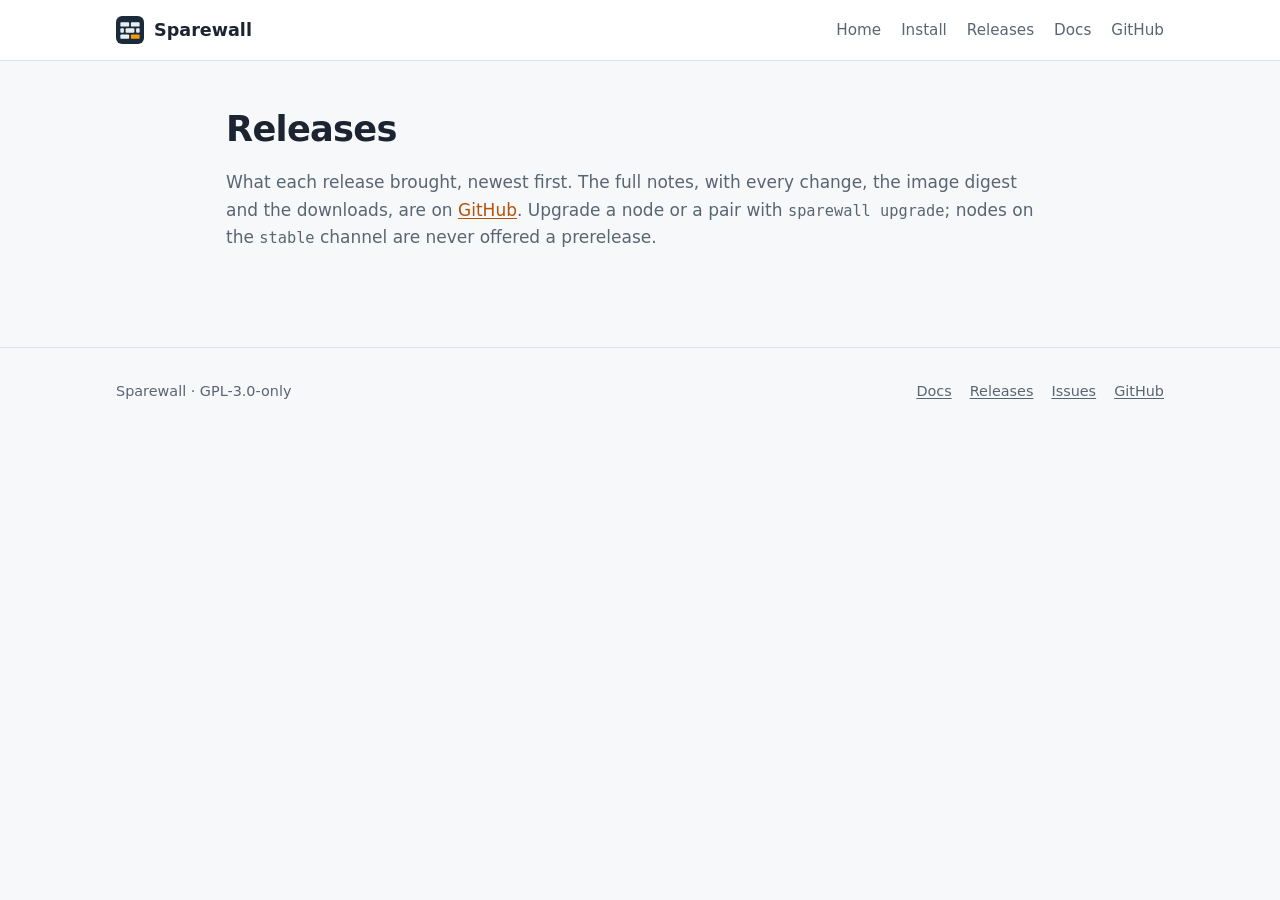
<file: releases/index.html>
<!doctype html>
<html lang="en">
<head>
  <meta charset="utf-8">
  <meta name="viewport" content="width=device-width, initial-scale=1">
  <title>Sparewall releases</title>
  <meta name="description" content="Every Sparewall release: what it brought, what it fixed, and what to expect when upgrading.">
  <meta name="color-scheme" content="light dark">
  <meta property="og:title" content="Sparewall releases">
  <meta property="og:description" content="Every Sparewall release: what it brought, what it fixed, and what to expect when upgrading.">
  <meta property="og:type" content="website">
  <meta property="og:url" content="https://sparewall.org/releases/">
  <meta property="og:image" content="https://sparewall.org/assets/og.png">
  <meta property="og:image:width" content="1200">
  <meta property="og:image:height" content="630">
  <meta property="og:image:alt" content="Sparewall, an open-source Linux firewall: One document. One image. One node or a pair. Beside it, a diagram of a Sparewall pair.">
  <meta name="twitter:card" content="summary_large_image">
  <link rel="icon" href="../assets/logo.svg" type="image/svg+xml">
  <link rel="stylesheet" href="../assets/style.css">
  <link rel="stylesheet" href="../assets/releases.css">
</head>
<body>
  <header class="site-header">
    <div class="wrap">
      <a class="brand" href="../"><img src="../assets/logo.svg" alt="">Sparewall</a>
      <nav aria-label="Main">
        <a href="../">Home</a>
        <a href="../#install">Install</a>
        <a href="./" aria-current="page">Releases</a>
        <a href="../docs/">Docs</a>
        <a href="https://github.com/sparewall/sparewall">GitHub</a>
      </nav>
    </div>
  </header>

  <main class="wrap releases">
    <h1>Releases</h1>
    <p class="intro">What each release brought, newest first. The full notes, with every change, the image digest and the downloads, are on <a href="https://github.com/sparewall/sparewall/releases">GitHub</a>. Upgrade a node or a pair with <code>sparewall upgrade</code>; nodes on the <code>stable</code> channel are never offered a prerelease.</p>

    <nav class="toc" aria-label="Releases">
      <!-- releases-toc -->
    </nav>

    <!-- releases -->
  </main>

  <footer class="site-footer">
    <div class="wrap">
      <span>Sparewall &middot; GPL-3.0-only</span>
      <nav aria-label="Footer">
        <a href="../docs/">Docs</a>
        <a href="./">Releases</a>
        <a href="https://github.com/sparewall/sparewall/issues">Issues</a>
        <a href="https://github.com/sparewall">GitHub</a>
      </nav>
    </div>
  </footer>
</body>
</html>
</file>
<file: assets/style.css>
:root {
  --bg: #f7f8fa;
  --surface: #ffffff;
  --text: #1b2430;
  --muted: #5a6573;
  --border: #dde2e8;
  --accent: #b45309;
  --accent-soft: #fef3c7;
  --ink: #1b2a3a;
  --code-bg: #10161d;
  --code-text: #dbe3ea;
  --code-key: #7cc4fa;
  --code-str: #f6c177;
  --code-com: #7d8a97;
  --code-cmd: #a7e3a1;
  --mono: ui-monospace, "SF Mono", "Cascadia Code", "JetBrains Mono", Menlo, Consolas, monospace;
  --sans: system-ui, -apple-system, "Segoe UI", Roboto, "Helvetica Neue", Arial, sans-serif;
  --radius: 10px;
  --max: 1080px;
}

@media (prefers-color-scheme: dark) {
  :root:not([data-theme="light"]) {
    --bg: #0d1218;
    --surface: #151c24;
    --text: #e4e9ee;
    --muted: #9aa6b2;
    --border: #26313c;
    --accent: #f59e0b;
    --accent-soft: #2b2110;
    --ink: #e9eef3;
    --code-bg: #0a0f14;
  }
}

* { box-sizing: border-box; }

html { -webkit-text-size-adjust: 100%; }

body {
  margin: 0;
  background: var(--bg);
  color: var(--text);
  font: 17px/1.6 var(--sans);
}

a { color: var(--accent); text-underline-offset: 2px; }
a:hover { text-decoration-thickness: 2px; }

code { font-family: var(--mono); font-size: 0.9em; }

.wrap { max-width: var(--max); margin: 0 auto; padding: 0 16px; }

/* Header */
.site-header {
  border-bottom: 1px solid var(--border);
  background: var(--surface);
}
.site-header .wrap {
  display: flex; align-items: center; justify-content: space-between;
  gap: 16px; min-height: 60px; flex-wrap: wrap;
}
.brand {
  display: flex; align-items: center; gap: 10px;
  color: var(--text); text-decoration: none; font-weight: 700; font-size: 1.1rem;
}
.brand img { width: 28px; height: 28px; }
.site-header nav { display: flex; gap: 20px; flex-wrap: wrap; }
.site-header nav a { color: var(--muted); text-decoration: none; font-size: 0.95rem; }
.site-header nav a:hover { color: var(--text); }
@media (max-width: 520px) {
  /* Fit the nav on one line under the brand: Web UI is a section of the
     home page, a scroll away. */
  .site-header nav { gap: 14px; }
  .site-header nav a { font-size: 0.9rem; }
  .site-header nav .wide { display: none; }
}

/* Hero */
.hero { padding: 64px 0 48px; }
.hero .wrap {
  display: grid; grid-template-columns: minmax(0, 1fr) minmax(0, 1fr); gap: 48px; align-items: center;
}
.badge {
  display: inline-block; padding: 2px 10px; border-radius: 999px;
  background: var(--accent-soft); color: var(--accent);
  font-size: 0.8rem; font-weight: 600; letter-spacing: 0.02em;
}
.hero h1 {
  font-size: clamp(2rem, 4.5vw, 3rem); line-height: 1.12;
  margin: 16px 0; letter-spacing: -0.02em;
}
.hero .kicker {
  display: flex; flex-wrap: wrap; align-items: center; gap: 6px 14px; margin: 0;
}
.hero .kicker span { color: var(--muted); font-weight: 600; font-size: 0.95rem; }
.hero p.lede { font-size: 1.15rem; color: var(--muted); margin: 0 0 28px; }
.actions { display: flex; gap: 12px; flex-wrap: wrap; }
.button {
  display: inline-block; padding: 10px 18px; border-radius: 8px;
  font-weight: 600; text-decoration: none; border: 1px solid var(--border);
  color: var(--text); background: var(--surface);
}
.button.primary { background: var(--ink); border-color: var(--ink); color: var(--bg); }
.button:hover { filter: brightness(1.08); }

/* Code */
pre {
  margin: 0; padding: 18px 20px; overflow-x: auto;
  background: var(--code-bg); color: var(--code-text);
  border: 1px solid var(--border);
  border-radius: var(--radius); font: 14px/1.55 var(--mono);
}
.code-title {
  font: 12px/1 var(--mono); color: var(--muted);
  margin: 0 0 8px; text-transform: lowercase;
}
.k { color: var(--code-key); }
.s { color: var(--code-str); }
.c { color: var(--code-com); }
.p { color: var(--code-cmd); user-select: none; }

/* Sections */
section { padding: 56px 0; }
section + section { border-top: 1px solid var(--border); }
section h2 { font-size: 1.7rem; margin: 0 0 8px; letter-spacing: -0.01em; }
section .intro { color: var(--muted); margin: 0 0 32px; max-width: 46em; }

.grid { display: grid; grid-template-columns: repeat(3, minmax(0, 1fr)); gap: 20px; }
.card {
  background: var(--surface); border: 1px solid var(--border);
  border-radius: var(--radius); padding: 22px;
}
.card h3 { margin: 0 0 8px; font-size: 1.05rem; }
.card p { margin: 0; color: var(--muted); font-size: 0.97rem; }

/* Lifecycle */
.lifecycle { display: grid; grid-template-columns: minmax(0, 1fr) minmax(0, 1fr); gap: 32px; align-items: start; }
.steps { list-style: none; margin: 0; padding: 0; counter-reset: step; }
.steps li {
  counter-increment: step; position: relative;
  padding: 0 0 22px 48px;
}
.steps li::before {
  content: counter(step); position: absolute; left: 0; top: 0;
  width: 32px; height: 32px; border-radius: 50%;
  display: grid; place-items: center;
  background: var(--accent-soft); color: var(--accent); font-weight: 700; font-size: 0.9rem;
}
.steps li::after {
  content: ""; position: absolute; left: 15px; top: 36px; bottom: 4px;
  width: 2px; background: var(--border);
}
.steps li:last-child::after { display: none; }
.steps strong { display: block; }
.steps span { color: var(--muted); font-size: 0.97rem; }

/* Parts */
.parts { display: flex; flex-wrap: wrap; gap: 10px; margin: 0; padding: 0; list-style: none; }
.parts li {
  padding: 6px 14px; border-radius: 999px; border: 1px solid var(--border);
  background: var(--surface); font-size: 0.95rem;
}
.parts li.new { border-color: var(--accent); color: var(--accent); font-weight: 600; }

/* Roadmap */
.roadmap { list-style: none; margin: 0; padding: 0; display: grid; grid-template-columns: repeat(2, 1fr); gap: 12px 32px; }
.roadmap li { display: flex; gap: 14px; align-items: baseline; padding: 10px 0; border-bottom: 1px solid var(--border); }
.roadmap .n { font: 600 0.9rem var(--mono); color: var(--accent); min-width: 1.5em; }
.roadmap strong { display: block; }
.roadmap span { color: var(--muted); font-size: 0.95rem; }

/* Footer */
.site-footer { border-top: 1px solid var(--border); padding: 32px 0 48px; color: var(--muted); font-size: 0.9rem; }
.site-footer .wrap { display: flex; justify-content: space-between; gap: 16px; flex-wrap: wrap; }
.site-footer a { color: var(--muted); }
.site-footer nav { display: flex; flex-wrap: wrap; gap: 6px 18px; }

@media (max-width: 860px) {
  .hero { padding: 40px 0 32px; }
  .hero .wrap, .lifecycle { grid-template-columns: minmax(0, 1fr); gap: 32px; }
  .grid { grid-template-columns: minmax(0, 1fr); }
  .roadmap { grid-template-columns: 1fr; }
  section { padding: 40px 0; }
}

/* Badges that link, and badges in headings */
a.badge { text-decoration: none; }
a.badge:hover { text-decoration: underline; }
h2 .badge { vertical-align: middle; margin-left: 8px; font-size: 0.75rem; letter-spacing: 0; }

/* Screenshots */
.shot { margin: 0; }
.shot img {
  display: block; width: 100%; height: auto;
  border: 1px solid var(--border); border-radius: var(--radius);
  background: var(--surface);
}
.shot figcaption { margin-top: 10px; color: var(--muted); font-size: 0.95rem; }
.shot figcaption strong { color: var(--text); }
.shot-wide { margin-bottom: 28px; }
.shots { display: grid; grid-template-columns: repeat(2, minmax(0, 1fr)); gap: 28px; }

.checks { margin: 32px 0 16px; padding-left: 1.2em; max-width: 50em; }
.checks li { margin: 6px 0; }
.more { margin: 24px 0 0; }

.card pre { margin-top: 12px; padding: 12px 14px; font-size: 13px; }

/* Roadmap state */
.roadmap li > div { flex: 1; }
.roadmap .state {
  font-size: 0.8rem; font-weight: 600; white-space: nowrap;
  padding: 2px 10px; border-radius: 999px;
  border: 1px solid var(--accent); color: var(--accent);
}
.roadmap .state.done { border-color: var(--border); color: var(--muted); }

/* Release lists */
.release-list { list-style: none; margin: 0; padding: 0; }
.release-list li {
  display: grid; grid-template-columns: 8em 15em minmax(0, 1fr); gap: 4px 20px;
  padding: 14px 0; border-bottom: 1px solid var(--border);
}
.release-list a { text-decoration: none; }
.release-list .when { color: var(--muted); font-size: 0.95rem; }

@media (max-width: 860px) {
  .shots { grid-template-columns: minmax(0, 1fr); }
  .release-list li { grid-template-columns: minmax(0, 1fr); }
}

/* The feature tour in the hero: an SVG of a pair, one part lit at a
   time with its caption below. CSS only. Without motion (or with
   prefers-reduced-motion) every part is lit and the captions are a list. */
:root { --ok: #15803d; --bad: #b91c1c; --tour-step: 4.5s; --tour-cycle: 31.5s; }
@media (prefers-color-scheme: dark) {
  :root:not([data-theme="light"]) { --ok: #4ade80; --bad: #f87171; }
}
.tour { margin: 0; }
.tour svg { display: block; width: 100%; height: auto; font: 14px var(--sans); }
.tour text { fill: var(--text); text-anchor: middle; }
.tour text.start { text-anchor: start; }
.tour rect { fill: var(--bg); stroke: var(--border); stroke-width: 1.5; }
.tour .frame { fill: var(--surface); stroke: var(--muted); stroke-width: 1.5; }
.tour .ext rect { fill: var(--surface); stroke-dasharray: 4 3; stroke: var(--muted); }
.tour .name { font-weight: 700; font-size: 15px; }
.tour .sub, .tour .state { fill: var(--muted); font-size: 12px; }
.tour .label { fill: var(--muted); font-size: 11px; font-weight: 600; letter-spacing: 0.06em; text-transform: uppercase; }
.tour .tiny { fill: var(--muted); font-size: 10px; }
.tour .node rect { stroke: var(--accent); stroke-width: 2; }
.tour .gateway rect { fill: var(--accent); stroke: none; }
.tour .gateway text { fill: var(--bg); font-size: 11px; font-weight: 700; }
.tour .chip.ok rect { stroke: var(--ok); }
.tour .chip.ok text { fill: var(--ok); font-weight: 600; }
.tour .chip.bad rect { stroke: var(--bad); }
.tour .chip.bad text { fill: var(--bad); font-weight: 600; }
.tour .track, .tour .link { stroke: var(--muted); stroke-width: 1.5; fill: none; }
.tour .sync, .tour .tunnel { stroke: var(--accent); stroke-width: 3; fill: none; stroke-dasharray: 6 4; }
.tour .packet { fill: var(--accent); opacity: 0; }
.tour .state.down { opacity: 0; }

.captions { list-style: none; margin: 14px 0 0; padding: 0; }
.captions li { margin: 0 0 10px; color: var(--muted); font-size: 0.97rem; }
.captions strong { color: var(--text); }

@media (prefers-reduced-motion: no-preference) {
  .tour .s1, .tour .s2, .tour .s3, .tour .s4, .tour .s5, .tour .s6, .tour .s7 {
    animation: tour-spot var(--tour-cycle) infinite both;
  }
  .tour .s2 { animation-delay: calc(1 * var(--tour-step)); }
  .tour .s3 { animation-delay: calc(2 * var(--tour-step)); }
  .tour .s4 { animation-delay: calc(3 * var(--tour-step)); }
  .tour .s5 { animation-delay: calc(4 * var(--tour-step)); }
  .tour .s6 { animation-delay: calc(5 * var(--tour-step)); }
  .tour .s7 { animation-delay: calc(6 * var(--tour-step)); }

  .tour .sync, .tour .tunnel { animation: tour-flow 0.8s linear infinite; }
  .tour .p-out { animation: tour-p-out var(--tour-cycle) infinite; }
  .tour .p-drop { animation: tour-p-drop var(--tour-cycle) infinite; }
  .tour .p-fail { animation: tour-p-fail var(--tour-cycle) infinite; }
  .tour .fw1 rect { animation: tour-fw1 var(--tour-cycle) infinite; }
  .tour .fw1 .up { animation: tour-fw1-up var(--tour-cycle) infinite; }
  .tour .fw1 .down { animation: tour-fw1-down var(--tour-cycle) infinite; }
  .tour .fw2 .up { animation: tour-fw2-up var(--tour-cycle) infinite; }
  .tour .fw2 .down { animation: tour-fw2-down var(--tour-cycle) infinite; }
  .tour .gateway { animation: tour-gateway var(--tour-cycle) infinite; }

  /* One caption at a time, in one grid cell, with a bar for the step. */
  .captions { display: grid; position: relative; padding-bottom: 8px; }
  .captions li { grid-area: 1 / 1; margin: 0; opacity: 0; animation: tour-caption var(--tour-cycle) infinite both; }
  .captions li:nth-child(2) { animation-delay: calc(1 * var(--tour-step)); }
  .captions li:nth-child(3) { animation-delay: calc(2 * var(--tour-step)); }
  .captions li:nth-child(4) { animation-delay: calc(3 * var(--tour-step)); }
  .captions li:nth-child(5) { animation-delay: calc(4 * var(--tour-step)); }
  .captions li:nth-child(6) { animation-delay: calc(5 * var(--tour-step)); }
  .captions li:nth-child(7) { animation-delay: calc(6 * var(--tour-step)); }
  .captions::after {
    content: ""; position: absolute; left: 0; bottom: 0; height: 3px; width: 100%;
    background: var(--accent); border-radius: 2px; transform-origin: left;
    animation: tour-bar var(--tour-step) linear infinite;
  }
  .tour:hover *, .tour:hover .captions::after { animation-play-state: paused; }
}

/* A step is 1/7 of the cycle: 14.29%. */
@keyframes tour-spot {
  0% { opacity: 0.3; } 1.5%, 12.8% { opacity: 1; } 14.29%, 100% { opacity: 0.3; }
}
@keyframes tour-caption {
  0% { opacity: 0; } 1.5%, 12.8% { opacity: 1; } 14.29%, 100% { opacity: 0; }
}
@keyframes tour-bar { from { transform: scaleX(0); } to { transform: scaleX(1); } }
@keyframes tour-flow { from { stroke-dashoffset: 10; } to { stroke-dashoffset: 0; } }
@keyframes tour-p-out {
  0%, 2% { transform: translateY(520px); opacity: 0; }
  2.5% { opacity: 1; }
  8% { transform: translateY(40px); opacity: 1; }
  9%, 100% { transform: translateY(40px); opacity: 0; }
}
@keyframes tour-p-drop {
  0%, 7% { transform: translateY(40px); opacity: 0; fill: var(--accent); }
  7.5% { opacity: 1; }
  10.5% { transform: translateY(205px); opacity: 1; fill: var(--accent); }
  11% { fill: var(--bad); }
  13%, 100% { transform: translateY(205px); opacity: 0; fill: var(--bad); }
}
@keyframes tour-p-fail {
  0%, 20% { transform: translateY(520px); opacity: 0; }
  20.5% { opacity: 1; }
  26% { transform: translateY(40px); opacity: 1; }
  27%, 100% { transform: translateY(40px); opacity: 0; }
}
@keyframes tour-fw1 {
  0%, 15.5% { stroke: var(--accent); stroke-dasharray: none; }
  16%, 28% { stroke: var(--bad); stroke-dasharray: 5 4; }
  28.5%, 100% { stroke: var(--accent); stroke-dasharray: none; }
}
@keyframes tour-fw1-up { 0%, 15.5% { opacity: 1; } 16%, 28% { opacity: 0; } 28.5%, 100% { opacity: 1; } }
@keyframes tour-fw1-down { 0%, 15.5% { opacity: 0; } 16%, 28% { opacity: 1; } 28.5%, 100% { opacity: 0; } }
@keyframes tour-fw2-up { 0%, 18.5% { opacity: 1; } 19%, 28% { opacity: 0; } 28.5%, 100% { opacity: 1; } }
@keyframes tour-fw2-down { 0%, 18.5% { opacity: 0; } 19%, 28% { opacity: 1; } 28.5%, 100% { opacity: 0; } }
@keyframes tour-gateway {
  0%, 17% { transform: translateX(0); }
  19%, 28% { transform: translateX(194px); }
  28.5%, 100% { transform: translateX(0); }
}
.shell-title { margin-top: 20px; }

/* Feature groups */
.groups .card ul { margin: 0; padding-left: 1.1em; color: var(--muted); font-size: 0.97rem; }
.groups .card li { margin: 6px 0; }
.groups .card.planned { border-style: dashed; background: transparent; grid-column: 1 / -1; }
@media (max-width: 1000px) and (min-width: 861px) { .groups { grid-template-columns: repeat(2, minmax(0, 1fr)); } }

/* Comparison table */
.compare-wrap { overflow-x: auto; }
.compare { width: 100%; border-collapse: collapse; font-size: 0.95rem; }
.compare th, .compare td { text-align: left; vertical-align: top; padding: 10px 12px; border-bottom: 1px solid var(--border); }
.compare thead th { color: var(--muted); font-size: 0.8rem; font-weight: 600; letter-spacing: 0.04em; text-transform: uppercase; }
.compare tbody th { font-weight: 600; white-space: nowrap; }
.compare tbody th a { text-decoration: none; }
.compare tr.us { background: var(--accent-soft); }
.compare td { color: var(--muted); }
.compare tr.us td { color: var(--text); }
@media (max-width: 860px) {
  /* Each row becomes a small card, with the column name beside each fact. */
  .compare thead { display: none; }
  .compare, .compare tbody, .compare tr, .compare th, .compare td { display: block; }
  .compare tr { border: 1px solid var(--border); border-radius: var(--radius); padding: 6px 0; margin-bottom: 12px; }
  .compare tbody th { border: 0; padding-bottom: 2px; white-space: normal; }
  .compare td { border: 0; padding: 2px 12px; }
  .compare td::before { content: attr(data-label) ": "; color: var(--text); font-weight: 600; }
}
.compare-wrap + .note { margin: 10px 0 0; color: var(--muted); font-size: 0.9rem; }

/* Hardware requirements */
.reqs { width: 100%; border-collapse: collapse; font-size: 0.95rem; }
.reqs th, .reqs td { text-align: left; vertical-align: top; padding: 6px 8px 6px 0; border-bottom: 1px solid var(--border); }
.reqs tr:last-child th, .reqs tr:last-child td { border-bottom: 0; }
.reqs thead th { color: var(--muted); font-size: 0.8rem; font-weight: 600; letter-spacing: 0.04em; text-transform: uppercase; }
.reqs tbody th { font-weight: 600; }
.reqs td { color: var(--muted); }
</file>
<file: assets/releases.css>
/* The releases page. Colours and type come from style.css. */

.releases { padding-top: 40px; padding-bottom: 56px; max-width: 860px; }
.releases h1 { font-size: 2.2rem; margin: 0 0 12px; letter-spacing: -0.02em; }
.releases .intro { color: var(--muted); margin: 0 0 24px; }

.toc { display: flex; flex-wrap: wrap; gap: 8px; margin: 0 0 16px; }
.toc a {
  padding: 4px 12px; border-radius: 999px; border: 1px solid var(--border);
  background: var(--surface); color: var(--text); text-decoration: none; font-size: 0.9rem;
}
.toc a:hover { border-color: var(--accent); }

.release { padding: 32px 0; border-top: 1px solid var(--border); scroll-margin-top: 16px; }
.release h2 { font-size: 1.6rem; margin: 0; letter-spacing: -0.01em; }
.release h2 .badge { vertical-align: middle; margin-left: 8px; font-size: 0.75rem; letter-spacing: 0; }
.release .badge.latest { background: var(--surface); border: 1px solid var(--border); color: var(--text); }
.release .when { margin: 6px 0 16px; color: var(--muted); font-size: 0.95rem; }
.release .lede { font-size: 1.05rem; }
.release h3 { font-size: 1rem; margin: 20px 0 6px; text-transform: uppercase; letter-spacing: 0.05em; color: var(--muted); }
.release ul { padding-left: 1.2em; margin: 0; }
.release li { margin: 8px 0; }
.release code { overflow-wrap: anywhere; }
.release h4 { font-size: 0.95rem; margin: 16px 0 6px; }
.release li > p { margin: 0; }
.release li > ul { margin-top: 6px; }
.release pre { margin: 12px 0; }
</file>
